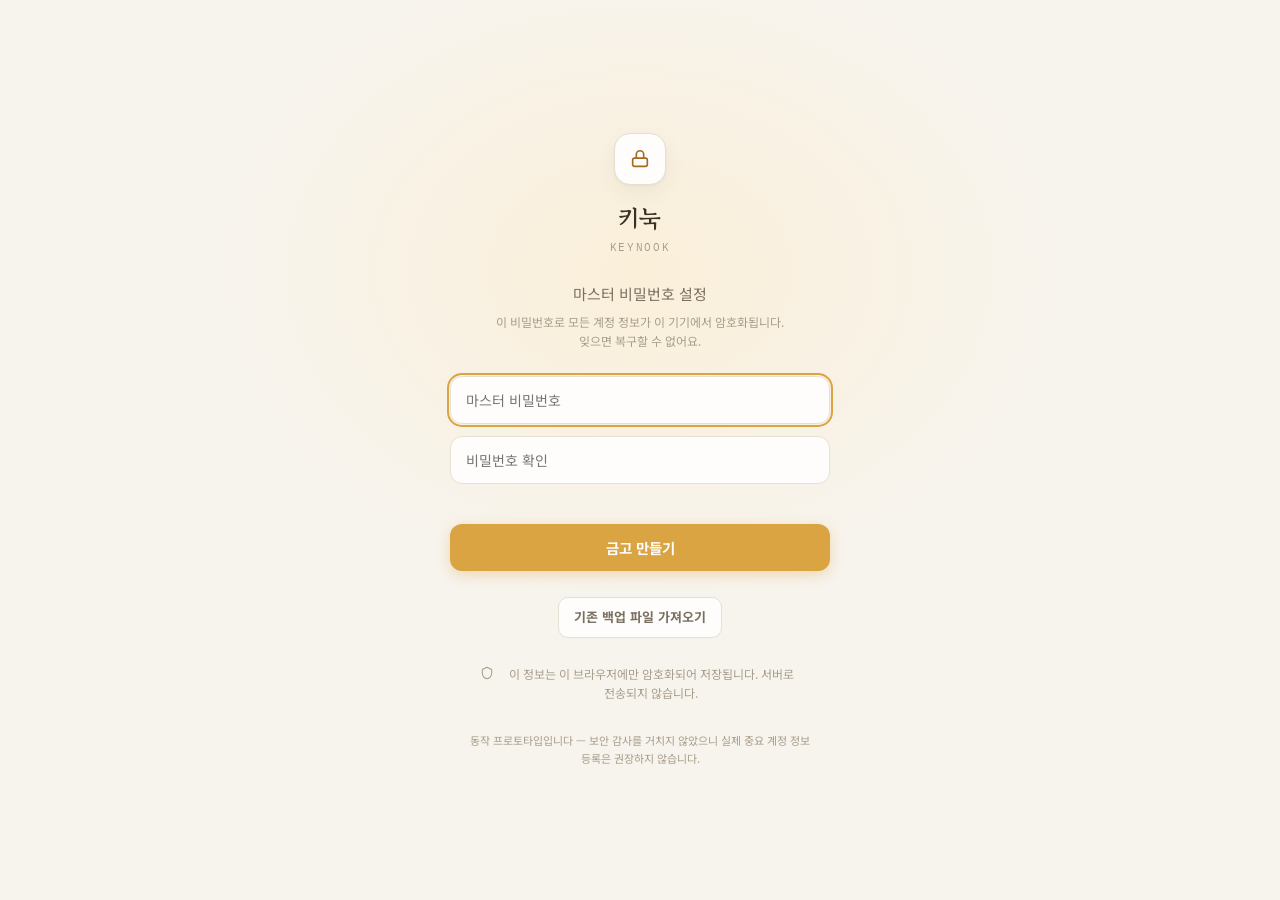
<file: keynook/index.html>
<!doctype html>
<html lang="ko">
<head>
<meta charset="utf-8">
<meta name="viewport" content="width=device-width, initial-scale=1">
<title>키눅 · KeyNook</title>
<meta name="description" content="키눅 — 계정정보 등록·보관기. 이 브라우저에서만 암호화되는 개인용 계정 금고 프로토타입.">
<link rel="stylesheet" href="styles.css">
<script src="https://accounts.google.com/gsi/client" async defer></script>
</head>
<body>

<!-- Auth (lock / create) -->
<section id="view-auth">
  <div class="auth-card">
    <div class="brand-lockup">
      <div class="brand-icon">
        <svg width="22" height="22" viewBox="0 0 24 24" fill="none" stroke="#a56a1f" stroke-width="1.8" stroke-linecap="round" stroke-linejoin="round"><rect x="4" y="11" width="16" height="9" rx="2"></rect><path d="M8 11V7a4 4 0 0 1 8 0v4"></path></svg>
      </div>
      <div style="display:flex;flex-direction:column;align-items:center;gap:2px;">
        <div class="brand-title serif">키눅</div>
        <div class="brand-sub mono">KEYNOOK</div>
      </div>
    </div>

    <div style="display:flex;flex-direction:column;align-items:center;gap:6px;">
      <div id="auth-title" style="font-size:15px;color:var(--ink-dim);"></div>
      <div id="auth-sub" style="font-size:12px;color:var(--ink-faint);text-align:center;max-width:300px;"></div>
    </div>

    <form id="auth-form" class="auth-form">
      <input type="password" id="auth-password" placeholder="마스터 비밀번호" autocomplete="current-password" required>
      <div id="auth-confirm-field" class="hidden">
        <input type="password" id="auth-confirm" placeholder="비밀번호 확인" autocomplete="new-password">
      </div>
      <div id="auth-error" class="auth-error"></div>
      <button type="submit" id="auth-submit" class="btn-primary">잠금 해제</button>
    </form>

    <div id="auth-import-row" class="hidden" style="text-align:center;">
      <label class="btn-icon" style="display:inline-flex;">기존 백업 파일 가져오기<input type="file" id="auth-import-input" accept="application/json" class="hidden"></label>
    </div>

    <div class="auth-note">
      <svg width="14" height="14" viewBox="0 0 24 24" fill="none" stroke="currentColor" stroke-width="1.8" stroke-linecap="round" stroke-linejoin="round" style="flex-shrink:0;margin-top:2px;"><path d="M12 2 4 6v6c0 5 3.4 8.7 8 10 4.6-1.3 8-5 8-10V6l-8-4Z"></path></svg>
      <span>이 정보는 이 브라우저에만 암호화되어 저장됩니다. 서버로 전송되지 않습니다.</span>
    </div>
    <div class="auth-disclaimer">동작 프로토타입입니다 — 보안 감사를 거치지 않았으니 실제 중요 계정 정보 등록은 권장하지 않습니다.</div>
  </div>
</section>

<!-- Main app -->
<section id="view-app" class="hidden">
  <aside class="sidebar">
    <div class="sidebar-brand">
      <div class="brand-icon"><svg width="14" height="14" viewBox="0 0 24 24" fill="none" stroke="#a56a1f" stroke-width="1.9" stroke-linecap="round" stroke-linejoin="round"><rect x="4" y="11" width="16" height="9" rx="2"></rect><path d="M8 11V7a4 4 0 0 1 8 0v4"></path></svg></div>
      <div class="sidebar-brand-text"><span class="name serif">키눅</span><span class="sub mono">KEYNOOK</span></div>
    </div>
    <nav class="nav-list" id="nav-list"></nav>
    <div class="sidebar-foot">
      <div class="backup-chip">
        <svg width="14" height="14" viewBox="0 0 24 24" fill="none" stroke="#3d6350" stroke-width="2.2" stroke-linecap="round" stroke-linejoin="round"><path d="M20 6 9 17l-5-5"></path></svg>
        <div><span class="label">마지막 백업</span><span class="value" id="sidebar-backup-value">-</span></div>
      </div>
    </div>
  </aside>

  <main class="main">
    <div class="topbar">
      <div class="search-input">
        <svg width="15" height="15" viewBox="0 0 24 24" fill="none" stroke="currentColor" stroke-width="2" stroke-linecap="round" stroke-linejoin="round"><circle cx="11" cy="11" r="7"></circle><path d="m21 21-4.3-4.3"></path></svg>
        <input type="text" id="search-input" placeholder="서비스 또는 계정 검색">
      </div>
      <div class="spacer"></div>
      <button class="btn-icon" id="btn-backup-nav">백업</button>
      <button class="btn-icon accent" id="btn-add-account">
        <svg width="13" height="13" viewBox="0 0 24 24" fill="none" stroke="currentColor" stroke-width="2.4" stroke-linecap="round"><path d="M12 5v14M5 12h14"></path></svg>
        계정 등록
      </button>
      <button class="btn-icon" id="btn-lock" title="잠그기">
        <svg width="14" height="14" viewBox="0 0 24 24" fill="none" stroke="currentColor" stroke-width="2" stroke-linecap="round" stroke-linejoin="round"><rect x="4" y="11" width="16" height="9" rx="2"></rect><path d="M8 11V7a4 4 0 0 1 8 0v4"></path></svg>
      </button>
    </div>
    <div class="content" id="content-area"></div>
  </main>
</section>

<!-- Account modal -->
<div id="modal-backdrop" class="modal-backdrop hidden">
  <div class="modal">
    <div class="modal-head">
      <h2 id="modal-title">새 계정 등록</h2>
      <button class="modal-close" id="modal-close">&times;</button>
    </div>
    <form id="account-form" style="display:flex;flex-direction:column;gap:16px;">
      <div class="field">
        <label>서비스명</label>
        <input type="text" id="f-service" placeholder="예: Gmail, 국민은행" required>
      </div>
      <div class="field">
        <label>카테고리</label>
        <div class="pill-row" id="category-pills"></div>
      </div>
      <div class="warn-box hidden" id="finance-note">
        <svg width="16" height="16" viewBox="0 0 24 24" fill="none" stroke="#c07c1e" stroke-width="2" stroke-linecap="round" stroke-linejoin="round" style="flex-shrink:0;"><path d="M10.29 3.86 1.82 18a2 2 0 0 0 1.71 3h16.94a2 2 0 0 0 1.71-3L13.71 3.86a2 2 0 0 0-3.42 0Z"></path><line x1="12" y1="9" x2="12" y2="13"></line><line x1="12" y1="17" x2="12.01" y2="17"></line></svg>
        <div><strong>금융·정부 계정은 저장 위치만 기록하는 것을 권장합니다.</strong><br>비밀번호·인증코드는 저장 대상에서 제외됩니다.</div>
      </div>
      <div class="field">
        <label>계정 ID / 이메일</label>
        <input type="text" id="f-username" placeholder="아이디 또는 이메일">
      </div>
      <div class="field" id="password-field">
        <label>비밀번호</label>
        <input type="text" id="f-password" placeholder="비밀번호" autocomplete="off">
      </div>
      <div class="field">
        <label>바로가기 URL <span style="font-weight:400;color:var(--ink-faint);">(선택 · 실행 버튼에 사용)</span></label>
        <input type="text" id="f-url" placeholder="https://...">
      </div>
      <div class="field" id="codes-field">
        <label>2차 인증 백업코드 <span style="font-weight:400;color:var(--ink-faint);">(선택)</span></label>
        <textarea id="f-codes" placeholder="복구코드를 붙여넣으세요"></textarea>
      </div>
      <div class="field">
        <label>메모</label>
        <textarea id="f-memo" placeholder="선택 입력"></textarea>
      </div>
      <div class="field">
        <label>중요도</label>
        <div class="pill-row" id="tier-pills"></div>
      </div>
      <div class="modal-actions">
        <button type="button" class="btn-ghost" id="modal-cancel">취소</button>
        <button type="submit" class="btn-primary" style="flex:2;">저장</button>
      </div>
    </form>
  </div>
</div>

<div id="toast" class="toast hidden"></div>

<script src="app.js" defer></script>
</body>
</html>
</file>
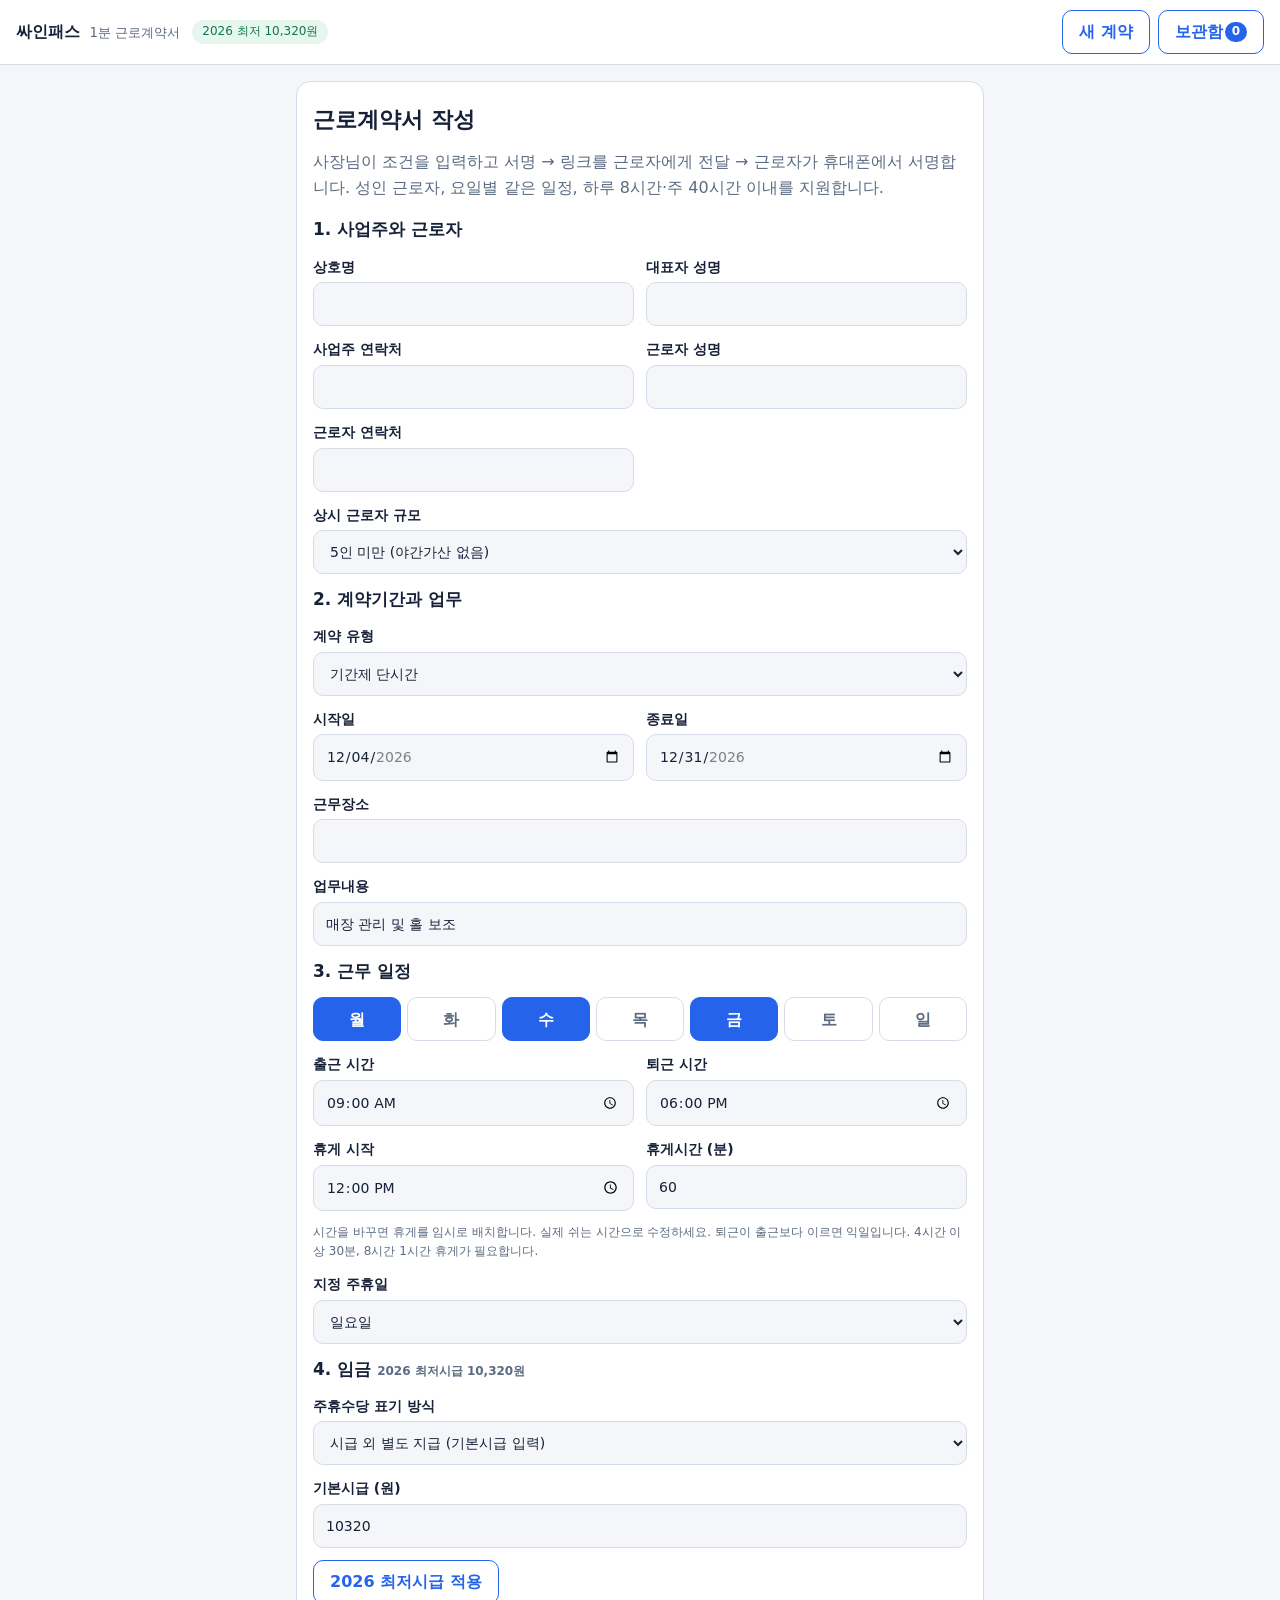
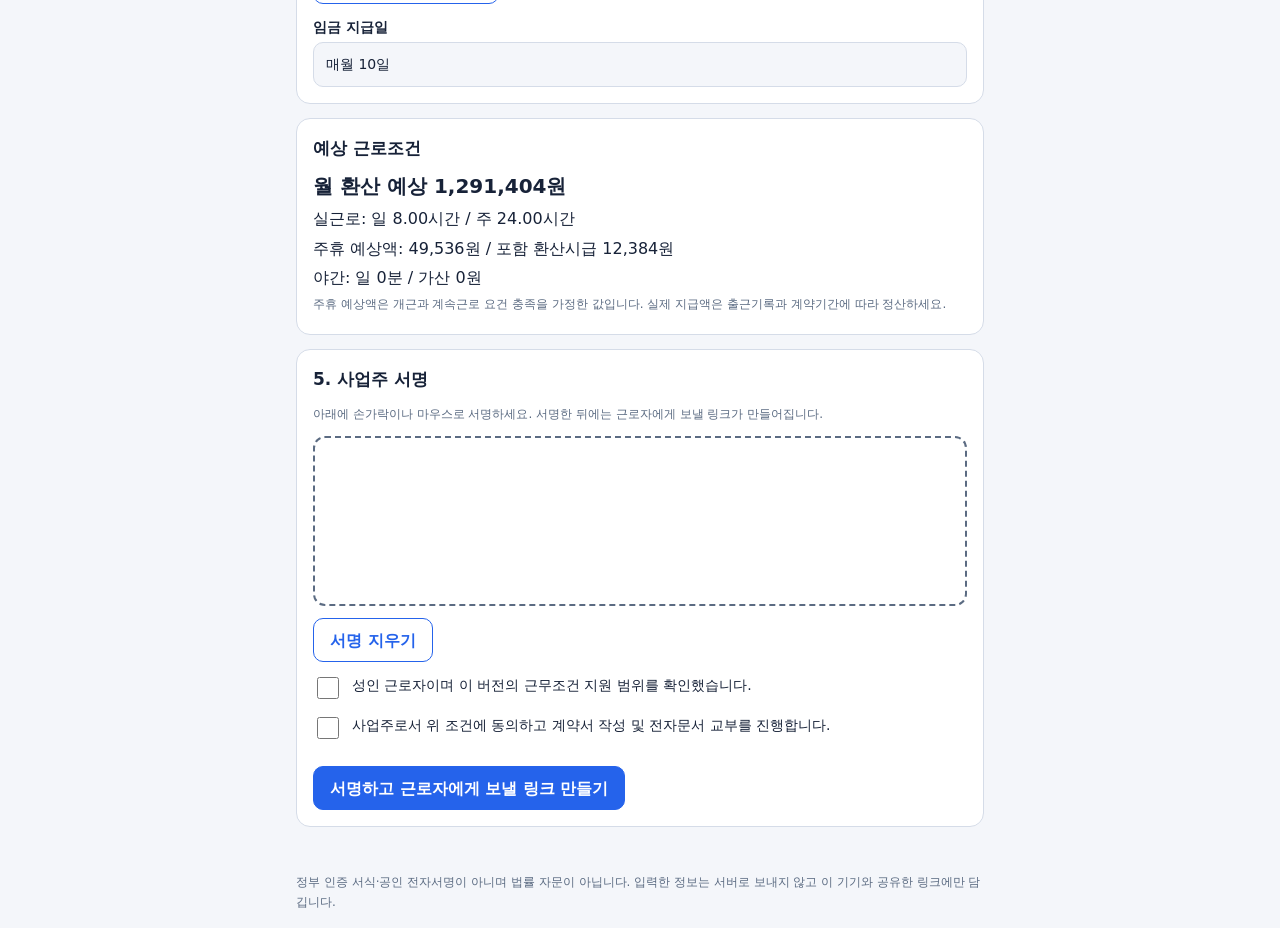
<file: sign/index.html>
<!doctype html>
<html lang="ko">
<head>
<meta charset="utf-8">
<meta name="viewport" content="width=device-width, initial-scale=1">
<meta name="color-scheme" content="light dark">
<title>싸인패스 1분 근로계약서</title>
<link rel="stylesheet" href="style.css">
</head>
<body>
<header class="top">
  <strong class="brand">싸인패스 <small>1분 근로계약서</small></strong>
  <span class="badge">2026 최저 10,320원</span>
  <nav id="nav">
    <button type="button" data-nav="create">새 계약</button>
    <button type="button" data-nav="archive">보관함 <span id="cnt" class="count">0</span></button>
  </nav>
</header>
<main id="app" class="wrap"><p>불러오는 중…</p></main>
<footer class="wrap muted small">정부 인증 서식·공인 전자서명이 아니며 법률 자문이 아닙니다. 입력한 정보는 서버로 보내지 않고 이 기기와 공유한 링크에만 담깁니다.</footer>
<div id="toast" role="status" aria-live="polite"></div>
<script src="vendor/html2pdf.bundle.min.js" defer></script>
<script type="module" src="app.js"></script>
</body>
</html>
</file>
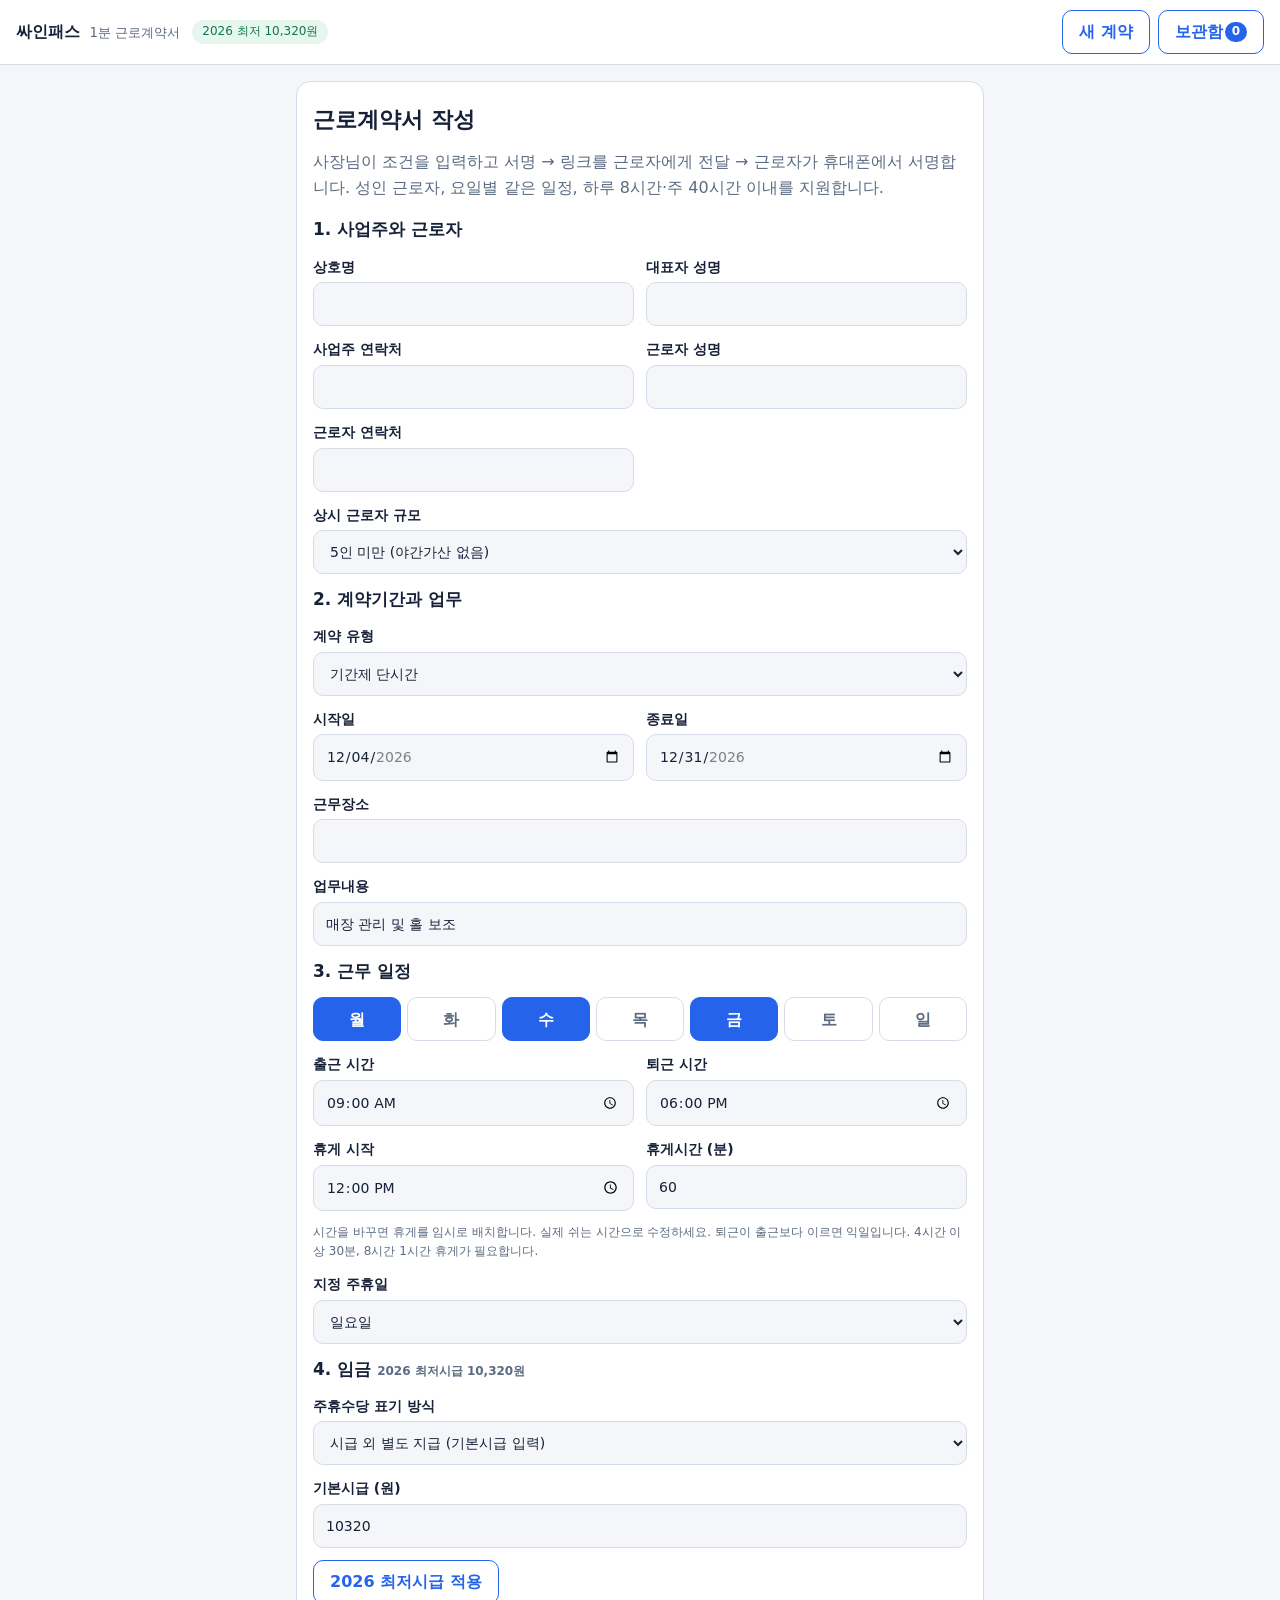
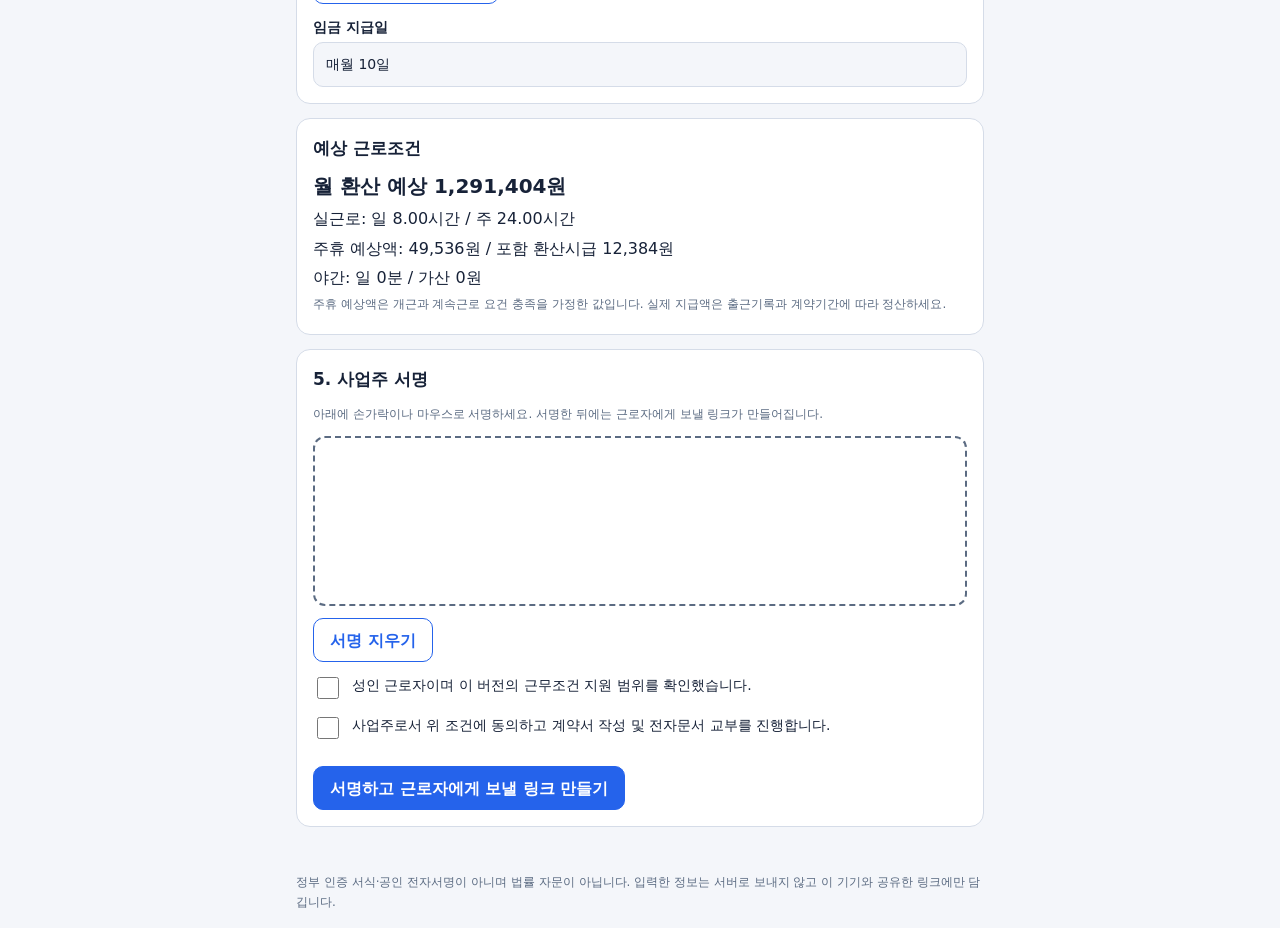
<file: signpass/index.html>
<!doctype html>
<html lang="ko"><head><meta charset="utf-8"><meta name="viewport" content="width=device-width, initial-scale=1">
<title>싸인패스</title>
<script>location.replace('../sign/' + location.hash);</script>
<meta http-equiv="refresh" content="0; url=../sign/"></head>
<body><p>주소가 바뀌었습니다. <a href="../sign/">싸인패스 열기</a></p></body></html>
</file>
<file: keynook/styles.css>
@import url('https://fonts.googleapis.com/css2?family=Gowun+Batang:wght@400;700&family=Noto+Sans+KR:wght@400;500;600;700&family=IBM+Plex+Mono:wght@500;600&display=swap');

:root {
  --linen: #f7f4ee;
  --paper: #fefdfb;
  --paper-2: #f0ece2;
  --paper-3: #e6e0d2;
  --line: #ddd5c4;
  --line-soft: #e6e0d2;
  --ink: #3a3126;
  --ink-dim: #7a7061;
  --ink-faint: #a89d8a;
  --honey: #d9a441;
  --honey-deep: #a56a1f;
  --honey-tint: #faefd9;
  --sage: #5f8a72;
  --sage-deep: #3d6350;
  --sage-tint: #e8f0ea;
  --safe: #4f8a5c;
  --safe-tint: #e6f2e8;
  --warn: #c07c1e;
  --warn-tint: #faefd9;
  --danger: #b5482f;
  --danger-tint: #f9e9e4;
  --shadow: 0 1px 2px rgba(60,45,20,0.05), 0 8px 22px rgba(60,45,20,0.06);
  --radius: 12px;
}

* { box-sizing: border-box; }
html, body { margin: 0; padding: 0; }
body {
  background: var(--linen);
  color: var(--ink);
  font-family: "Noto Sans KR", "Malgun Gothic", sans-serif;
  line-height: 1.6;
  min-height: 100vh;
}
a { color: var(--honey-deep); }
button { font-family: inherit; cursor: pointer; }
input, select, textarea { font-family: inherit; }
.hidden { display: none !important; }
.mono { font-family: "IBM Plex Mono", monospace; }
.serif { font-family: "Gowun Batang", serif; }

/* ---------- Auth screen ---------- */
#view-auth {
  min-height: 100vh;
  display: flex;
  align-items: center;
  justify-content: center;
  background: radial-gradient(640px 480px at 50% 30%, var(--honey-tint), transparent 68%), var(--linen);
  padding: 24px;
}
.auth-card {
  width: 100%;
  max-width: 380px;
  display: flex;
  flex-direction: column;
  align-items: center;
  gap: 26px;
}
.brand-lockup { display: flex; flex-direction: column; align-items: center; gap: 14px; }
.brand-icon {
  width: 52px; height: 52px; border-radius: 16px;
  background: var(--paper); border: 1px solid var(--line-soft);
  box-shadow: var(--shadow);
  display: flex; align-items: center; justify-content: center;
}
.brand-title { font-size: 24px; font-weight: 700; }
.brand-sub { font-size: 10.5px; letter-spacing: 0.16em; color: var(--ink-faint); }
.auth-form { width: 100%; display: flex; flex-direction: column; gap: 12px; }
.auth-form input {
  width: 100%; padding: 13px 15px; background: var(--paper);
  border: 1px solid var(--line-soft); border-radius: 12px; font-size: 14px; color: var(--ink);
}
.auth-form input:focus { outline: 2px solid var(--honey); outline-offset: 1px; }
.btn-primary {
  width: 100%; padding: 13px; background: var(--honey); color: var(--paper);
  border: none; border-radius: 12px; font-weight: 700; font-size: 14.5px;
  box-shadow: 0 4px 14px rgba(217,164,65,0.35);
}
.btn-primary:hover { background: var(--honey-deep); }
.auth-error { color: var(--danger); font-size: 12.5px; min-height: 16px; text-align: center; }
.auth-switch { font-size: 12.5px; color: var(--ink-faint); text-align: center; }
.auth-switch button { background: none; border: none; color: var(--honey-deep); font-weight: 600; padding: 0; font-size: 12.5px; }
.auth-note { display: flex; gap: 8px; color: var(--ink-faint); font-size: 12px; line-height: 1.6; max-width: 320px; text-align: center; align-items: flex-start; }
.auth-disclaimer { margin-top: 4px; font-size: 11px; color: var(--ink-faint); text-align: center; max-width: 340px; }

/* ---------- App shell ---------- */
#view-app { display: flex; min-height: 100vh; }
.sidebar {
  width: 232px; flex-shrink: 0; background: var(--paper);
  border-right: 1px solid var(--line-soft);
  display: flex; flex-direction: column; padding: 20px 14px; gap: 22px;
}
.sidebar-brand { display: flex; align-items: center; gap: 9px; padding: 2px 6px 8px; }
.sidebar-brand .brand-icon { width: 28px; height: 28px; border-radius: 8px; background: var(--honey-tint); box-shadow: none; border: none; }
.sidebar-brand .brand-icon svg { width: 14px; height: 14px; }
.sidebar-brand-text { display: flex; flex-direction: column; line-height: 1.1; }
.sidebar-brand-text .name { font-size: 15.5px; font-weight: 700; }
.sidebar-brand-text .sub { font-size: 9px; letter-spacing: 0.1em; color: var(--ink-faint); }
.nav-list { display: flex; flex-direction: column; gap: 2px; }
.nav-item {
  display: flex; align-items: center; justify-content: space-between;
  padding: 9px 10px; border-radius: 9px; font-size: 13.5px; color: var(--ink-dim);
  border: none; background: none; text-align: left; width: 100%;
}
.nav-item:hover { background: var(--paper-2); }
.nav-item.active { background: var(--honey-tint); color: var(--honey-deep); font-weight: 700; }
.nav-item .count { font-family: "IBM Plex Mono", monospace; font-size: 11.5px; color: inherit; opacity: 0.75; }
.sidebar-foot { margin-top: auto; }
.backup-chip { display: flex; align-items: center; gap: 9px; padding: 10px 11px; border-radius: 10px; background: var(--sage-tint); }
.backup-chip .label { font-size: 10.5px; color: var(--sage-deep); opacity: 0.85; display: block; }
.backup-chip .value { font-family: "IBM Plex Mono", monospace; font-size: 11.5px; color: var(--sage-deep); font-weight: 600; }

.main { flex: 1; min-width: 0; display: flex; flex-direction: column; }
.topbar { height: 68px; flex-shrink: 0; display: flex; align-items: center; gap: 12px; padding: 0 26px; border-bottom: 1px solid var(--line-soft); background: var(--paper); }
.search-input { flex: 1; max-width: 380px; position: relative; }
.search-input input { width: 100%; padding: 9px 13px 9px 34px; background: var(--paper-2); border: 1px solid transparent; border-radius: 10px; font-size: 13px; }
.search-input svg { position: absolute; left: 11px; top: 50%; transform: translateY(-50%); color: var(--ink-faint); }
.spacer { flex: 1; }
.btn-icon {
  display: flex; align-items: center; gap: 6px; padding: 9px 15px; border-radius: 10px; font-size: 13px; font-weight: 700;
  border: 1px solid var(--line-soft); background: var(--paper); color: var(--ink-dim);
}
.btn-icon.accent { background: var(--honey); color: var(--paper); border: none; box-shadow: 0 3px 10px rgba(217,164,65,0.3); }
.btn-icon.accent:hover { background: var(--honey-deep); }

.content { flex: 1; overflow: auto; padding: 24px 26px 50px; display: flex; flex-direction: column; gap: 20px; }

.stat-grid { display: grid; grid-template-columns: repeat(auto-fit, minmax(150px,1fr)); gap: 12px; }
.stat-card { background: var(--paper); border: 1px solid var(--line-soft); border-radius: var(--radius); padding: 16px 18px; box-shadow: var(--shadow); display: flex; flex-direction: column; gap: 8px; }
.stat-card .k { font-size: 11.5px; color: var(--ink-faint); }
.stat-card .v { font-family: "IBM Plex Mono", monospace; font-size: 21px; font-weight: 700; }
.stat-card .v.safe { color: var(--safe); font-size: 15px; display: flex; align-items: center; gap: 6px; }
.stat-card .v.warn { color: var(--warn); font-size: 15px; display: flex; align-items: center; gap: 6px; }
.stat-card .v.danger { color: var(--danger); font-size: 15px; display: flex; align-items: center; gap: 6px; }

.list-card { background: var(--paper); border: 1px solid var(--line-soft); border-radius: 16px; overflow: hidden; box-shadow: var(--shadow); }
.row {
  display: grid; grid-template-columns: 2fr 1fr 1.3fr 1.1fr 0.9fr auto; gap: 10px; align-items: center;
  padding: 13px 20px; border-bottom: 1px solid var(--line-soft); font-size: 13px;
}
.row.head { font-family: "IBM Plex Mono", monospace; font-size: 10.5px; letter-spacing: 0.05em; text-transform: uppercase; color: var(--ink-faint); background: var(--paper-2); font-weight: 600; }
.row:last-child { border-bottom: none; }
.row-service { display: flex; align-items: center; gap: 10px; min-width: 0; }
.row-dot { width: 8px; height: 8px; border-radius: 50%; flex-shrink: 0; }
.row-name { font-weight: 700; overflow: hidden; text-overflow: ellipsis; white-space: nowrap; }
.row-sub { color: var(--ink-dim); font-size: 12px; overflow: hidden; text-overflow: ellipsis; white-space: nowrap; }
.badge { display: inline-flex; align-items: center; gap: 4px; padding: 3px 9px; border-radius: 999px; font-size: 11px; font-weight: 700; white-space: nowrap; }
.badge.safe { background: var(--safe-tint); color: var(--safe); }
.badge.warn { background: var(--warn-tint); color: var(--warn); }
.badge.danger { background: var(--danger-tint); color: var(--danger); }
.badge.muted { background: var(--paper-3); color: var(--ink-dim); }
.row-actions { display: flex; gap: 6px; justify-content: flex-end; }
.icon-btn {
  width: 28px; height: 28px; border-radius: 50%; border: 1px solid var(--line-soft); background: var(--paper);
  display: flex; align-items: center; justify-content: center; color: var(--ink-faint); flex-shrink: 0;
}
.icon-btn:hover { border-color: var(--honey); color: var(--honey-deep); }
.icon-btn.launch { border-color: var(--honey); color: var(--honey-deep); }
.empty-note { padding: 40px 20px; text-align: center; color: var(--ink-faint); font-size: 13px; }
.pw-cell { display: flex; align-items: center; gap: 4px; min-width: 0; }
.pw-cell .mono { overflow: hidden; text-overflow: ellipsis; white-space: nowrap; }

/* ---------- Help / guide ---------- */
.guide-toc { display: flex; flex-wrap: wrap; gap: 8px; }
.guide-toc a { padding: 6px 13px; background: var(--paper); border: 1px solid var(--line-soft); border-radius: 999px; font-size: 12px; color: var(--ink-dim); text-decoration: none; }
.guide-toc a:hover { border-color: var(--honey); color: var(--honey-deep); }
.guide-section { background: var(--paper); border: 1px solid var(--line-soft); border-radius: 16px; padding: 22px 24px; box-shadow: var(--shadow); scroll-margin-top: 16px; }
.guide-section h3 { font-family: "Gowun Batang", serif; font-size: 16px; margin: 0 0 4px; display: flex; align-items: center; gap: 9px; }
.guide-section h3 .n { font-family: "IBM Plex Mono", monospace; font-size: 12px; color: var(--honey-deep); font-weight: 700; }
.guide-section .sub { font-size: 12.5px; color: var(--ink-faint); margin: 0 0 14px; }
.guide-step { display: flex; gap: 12px; align-items: flex-start; padding: 11px 0; border-bottom: 1px solid var(--line-soft); }
.guide-step:last-child { border-bottom: none; padding-bottom: 0; }
.guide-step:first-child { padding-top: 0; }
.guide-step .num { width: 22px; height: 22px; border-radius: 50%; background: var(--honey-tint); color: var(--honey-deep); display: flex; align-items: center; justify-content: center; font-family: "IBM Plex Mono", monospace; font-size: 11px; font-weight: 700; flex-shrink: 0; margin-top: 1px; }
.guide-step .body { font-size: 13px; line-height: 1.7; color: var(--ink); }
.guide-step .body b { color: var(--ink); }
.guide-note { display: flex; gap: 10px; font-size: 12px; color: var(--ink-dim); background: var(--paper-2); padding: 11px 13px; border-radius: 9px; line-height: 1.6; margin-top: 6px; }
.guide-note.warn { background: var(--warn-tint); color: var(--ink-dim); }
.guide-field-table { display: flex; flex-direction: column; gap: 8px; margin-top: 4px; }
.guide-field-row { display: grid; grid-template-columns: 130px 1fr; gap: 12px; font-size: 12.5px; padding: 8px 0; border-bottom: 1px solid var(--line-soft); }
.guide-field-row:last-child { border-bottom: none; }
.guide-field-row .fname { font-weight: 700; color: var(--ink); }
.guide-field-row .fdesc { color: var(--ink-dim); line-height: 1.6; }

/* ---------- Backup panel ---------- */
.principle-box { display: flex; gap: 14px; align-items: flex-start; padding: 20px 22px; background: var(--sage-tint); border: 1px solid rgba(95,138,114,0.35); border-radius: 14px; }
.principle-box .label { font-family: "IBM Plex Mono", monospace; font-size: 11px; letter-spacing: 0.08em; text-transform: uppercase; color: var(--sage-deep); margin-bottom: 6px; font-weight: 700; }
.principle-box .text { font-family: "Gowun Batang", serif; font-size: 17px; font-weight: 700; color: var(--ink); }
.action-grid { display: grid; grid-template-columns: repeat(auto-fit, minmax(280px,1fr)); gap: 14px; }
.action-card { display: flex; align-items: center; justify-content: space-between; gap: 12px; padding: 18px 20px; background: var(--paper); border: 1px solid var(--line-soft); border-radius: 14px; box-shadow: var(--shadow); }
.action-card .left { display: flex; align-items: center; gap: 14px; min-width: 0; }
.action-card .ico { width: 38px; height: 38px; border-radius: 11px; background: var(--honey-tint); display: flex; align-items: center; justify-content: center; flex-shrink: 0; color: var(--honey-deep); }
.action-card .title { font-size: 13.5px; font-weight: 700; }
.action-card .desc { font-size: 12px; color: var(--ink-faint); }

/* ---------- Modal ---------- */
.modal-backdrop { position: fixed; inset: 0; background: rgba(58,49,38,0.35); display: flex; align-items: flex-start; justify-content: center; padding: 40px 16px; overflow: auto; z-index: 20; }
.modal { width: 100%; max-width: 560px; background: var(--paper); border-radius: 18px; padding: 28px 30px 30px; box-shadow: 0 20px 60px rgba(0,0,0,0.2); display: flex; flex-direction: column; gap: 18px; }
.modal-head { display: flex; align-items: center; justify-content: space-between; }
.modal-head h2 { font-family: "Gowun Batang", serif; font-size: 18px; margin: 0; }
.modal-close { border: none; background: none; color: var(--ink-faint); font-size: 20px; line-height: 1; padding: 4px; }
.field { display: flex; flex-direction: column; gap: 7px; }
.field label { font-size: 12.5px; font-weight: 700; color: var(--ink-dim); }
.field input, .field select, .field textarea {
  width: 100%; padding: 11px 13px; background: var(--paper); border: 1px solid var(--line-soft); border-radius: 10px; font-size: 13.5px; color: var(--ink);
}
.field textarea { resize: vertical; min-height: 56px; }
.pill-row { display: flex; gap: 8px; flex-wrap: wrap; }
.pill { padding: 7px 14px; border-radius: 999px; background: var(--paper); border: 1px solid var(--line-soft); color: var(--ink-dim); font-size: 12.5px; }
.pill.selected { background: var(--honey); color: var(--paper); border-color: var(--honey); font-weight: 700; }
.warn-box { display: flex; gap: 12px; align-items: flex-start; padding: 13px 15px; background: var(--warn-tint); border: 1px solid rgba(192,124,30,0.4); border-radius: 10px; font-size: 12.5px; color: var(--ink-dim); line-height: 1.6; }
.warn-box strong { color: var(--ink); }
.modal-actions { display: flex; gap: 10px; margin-top: 4px; }
.btn-ghost { flex: 1; padding: 12px; background: var(--paper); border: 1px solid var(--line-soft); color: var(--ink-dim); border-radius: 10px; font-size: 13.5px; }

/* ---------- Toast ---------- */
.toast { position: fixed; bottom: 26px; left: 50%; transform: translateX(-50%); background: var(--ink); color: var(--paper); padding: 11px 20px; border-radius: 10px; font-size: 13px; box-shadow: 0 8px 24px rgba(0,0,0,0.25); z-index: 40; }

@media (max-width: 860px) {
  #view-app { flex-direction: column; }
  .sidebar { width: 100%; flex-direction: row; align-items: center; overflow-x: auto; padding: 12px 14px; gap: 14px; }
  .nav-list { flex-direction: row; }
  .sidebar-foot { margin-top: 0; margin-left: auto; }
  .row { grid-template-columns: 1.6fr 1fr auto; }
  .row .row-sub, .row > span:nth-child(3), .row > span:nth-child(5) { display: none; }
}
</file>
<file: sign/style.css>
:root{--bg:#f4f6fa;--card:#fff;--ink:#172238;--muted:#5b6b82;--line:#d5dce8;--brand:#2563eb;--brand-ink:#fff;--ok:#0f7a4d;--okbg:#e7f6ee;--warn:#8a5a00;--warnbg:#fff4d6;--err:#b42318;--errbg:#fde8e6}
@media (prefers-color-scheme:dark){:root{--bg:#10151f;--card:#1a2230;--ink:#e8edf6;--muted:#9aa8bf;--line:#2c374a;--brand:#4c8dff;--brand-ink:#08111f;--ok:#58d39b;--okbg:#12301f;--warn:#f1c25c;--warnbg:#33290d;--err:#ff8d83;--errbg:#3a1815}}
*{box-sizing:border-box}
[hidden]{display:none!important}
body{margin:0;background:var(--bg);color:var(--ink);font:16px/1.6 "Pretendard","Malgun Gothic","Apple SD Gothic Neo","Noto Sans KR",system-ui,sans-serif}
.top{display:flex;flex-wrap:wrap;align-items:center;gap:8px 12px;padding:10px 16px;background:var(--card);border-bottom:1px solid var(--line);position:sticky;top:0;z-index:5}
.brand small{font-weight:500;color:var(--muted);margin-left:4px}
.badge{font-size:12px;padding:2px 10px;border-radius:99px;background:var(--okbg);color:var(--ok)}
nav{margin-left:auto;display:flex;gap:8px}
.wrap{max-width:720px;margin:0 auto;padding:16px}
.small{font-size:12px}.muted{color:var(--muted)}.break{overflow-wrap:anywhere;word-break:break-all}
h1{font-size:22px;margin:4px 0 8px}h2{font-size:17px;margin:20px 0 8px}
.card{background:var(--card);border:1px solid var(--line);border-radius:14px;padding:16px;margin:0 0 14px}
.stack>*+*{margin-top:12px}
label{display:block;font-weight:600;font-size:14px}
label>input,label>select,label>textarea{display:block;width:100%;margin-top:4px;font:inherit;font-weight:400;color:var(--ink);background:var(--bg);border:1px solid var(--line);border-radius:10px;padding:10px 12px;min-height:44px}
input:focus,select:focus,textarea:focus,button:focus-visible,a:focus-visible{outline:3px solid color-mix(in srgb,var(--brand) 55%,transparent);outline-offset:1px}
.grid{display:grid;grid-template-columns:1fr 1fr;gap:12px}
@media (max-width:420px){.grid{grid-template-columns:1fr}}
button,.btn{font:inherit;font-weight:700;cursor:pointer;min-height:44px;padding:8px 16px;border-radius:10px;border:1px solid var(--brand);background:var(--brand);color:var(--brand-ink);text-decoration:none;display:inline-flex;align-items:center;justify-content:center}
button.secondary,.btn.secondary,nav button{background:transparent;color:var(--brand)}
button.danger{background:transparent;color:var(--err);border-color:var(--err)}
button:disabled{opacity:.5;cursor:not-allowed}
.days{display:flex;gap:6px;flex-wrap:wrap}.days button{min-width:44px;padding:8px 0;flex:1}
.days button[aria-pressed=false]{background:transparent;color:var(--muted);border-color:var(--line)}
.actions{display:flex;gap:8px;flex-wrap:wrap}
.count{background:var(--brand);color:var(--brand-ink);border-radius:99px;font-size:12px;padding:0 7px;margin-left:2px}
.note{padding:10px 12px;border-radius:10px;background:var(--okbg);color:var(--ok);font-size:14px}
.warn{padding:10px 12px;border-radius:10px;background:var(--warnbg);color:var(--warn);font-size:14px}
.error{padding:10px 12px;border-radius:10px;background:var(--errbg);color:var(--err);font-size:14px}
.error ul{margin:4px 0 0;padding-left:18px}
.est p{margin:4px 0}.est .big{font-size:20px;font-weight:800}
.check{display:flex;gap:10px;align-items:flex-start;font-weight:400}.check input{width:22px;height:22px;margin-top:3px;flex:none;min-height:0}
canvas.pad{width:100%;height:170px;touch-action:none;border:2px dashed var(--muted);border-radius:12px;background:#fff;display:block}
textarea.link{font-size:12px;height:96px;word-break:break-all;resize:none}
#toast{position:fixed;left:50%;bottom:20px;transform:translateX(-50%);background:#172238;color:#fff;padding:10px 18px;border-radius:99px;font-size:14px;opacity:0;pointer-events:none;transition:opacity .2s;max-width:90vw;z-index:20}
#toast.show{opacity:1}
.row{display:flex;justify-content:space-between;gap:8px;align-items:center;flex-wrap:wrap}
.tag{font-size:12px;padding:2px 10px;border-radius:99px;font-weight:700}.tag.ok{background:var(--okbg);color:var(--ok)}.tag.wait{background:var(--warnbg);color:var(--warn)}
/* 계약서 종이: 다크모드에서도 흰 바탕 */
.paper{background:#fff;color:#172238;border:1px solid var(--line);border-radius:6px;padding:22px 20px;font-size:13px;line-height:1.7}
.paper h1{font-size:21px;border-bottom:2px solid #172238;padding-bottom:10px}
.paper h2{font-size:14px;margin:16px 0 4px}
.paper p{margin:6px 0;overflow-wrap:anywhere}
.paper .muted{color:#556;font-size:10.5px}
.signatures{display:flex;gap:24px;break-inside:avoid;margin-top:14px}
.signatures section{flex:1;border-top:1px solid #aab}
svg.sig{display:block;width:100%;max-width:230px;height:auto;border-bottom:1px solid #ccd}
@media (max-width:480px){.signatures{flex-direction:column;gap:8px}.paper{padding:16px 14px}}
@media print{.top,footer,.noprint,#toast{display:none!important}body{background:#fff}.paper{border:0;padding:0}.wrap{max-width:none;padding:0}}
/* 조항·서명 블록은 쪽이 나뉠 때 중간에서 잘리지 않게 */
.clause{break-inside:avoid;page-break-inside:avoid}
/* PDF 전용: 화면 크기와 무관하게 A4 본문 폭(약 186mm)에 고정 */
.paper.pdf{width:700px;box-sizing:border-box;border:0;border-radius:0;padding:0;font-size:12.5px;line-height:1.65;background:#fff}
.paper.pdf h1{font-size:22px;text-align:center;border-bottom:2px solid #172238;margin:0 0 12px}
.paper.pdf h2{font-size:13.5px;margin:12px 0 3px}
.paper.pdf .signatures{display:flex;flex-direction:row;gap:16px;margin-top:16px;break-inside:avoid}
.paper.pdf .signatures section{flex:1;border:1px solid #172238;border-radius:4px;padding:8px 12px;min-height:150px}
.paper.pdf .signatures h2{margin-top:0}
.paper.pdf img.sigimg{display:block;width:220px;height:77px;border-bottom:1px solid #99a;margin-top:6px}
.signblock{break-inside:avoid;page-break-inside:avoid}
</file>
